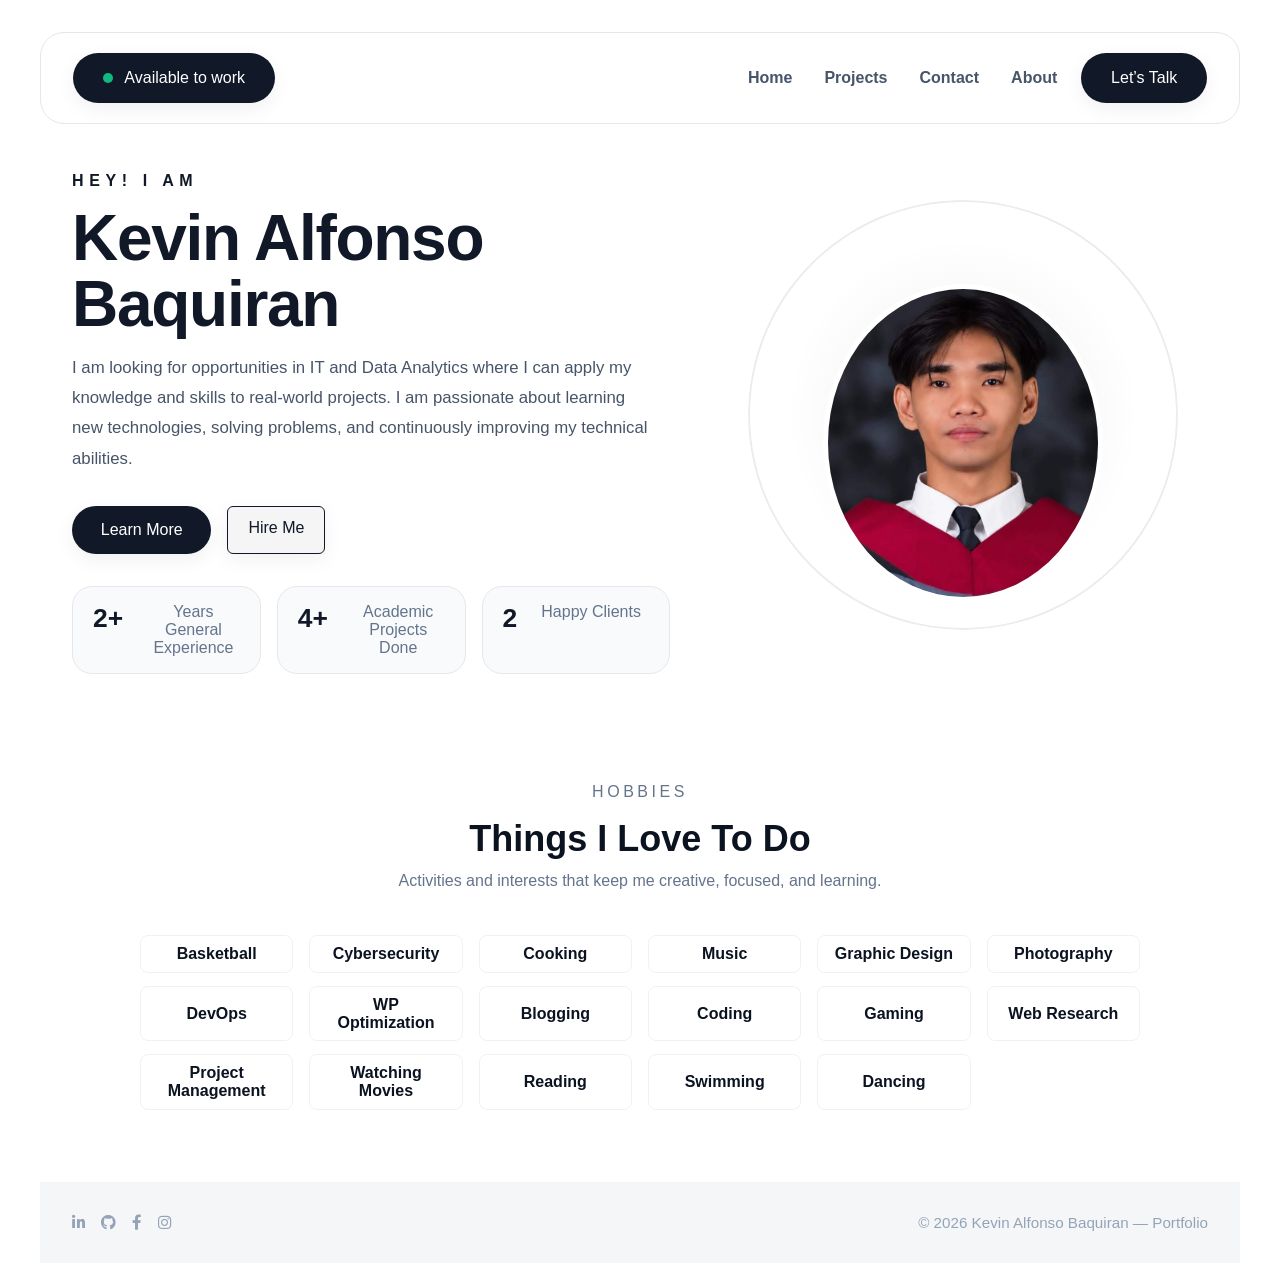
<file: index.html>
<!DOCTYPE html>
<html lang="en">
<head>
    <meta charset="UTF-8">
    <meta name="viewport" content="width=device-width, initial-scale=1.0">
    <link rel="stylesheet" href="https://cdnjs.cloudflare.com/ajax/libs/font-awesome/5.15.3/css/all.min.css">
    <title>Kevin Alfonso Baquiran</title>
    <link rel="stylesheet" href="style.css">
</head>
<body class="homepage">
    <header class="site-header">
        <div class="topbar">
                <button id="nav-toggle" class="nav-toggle" aria-label="Toggle navigation" aria-expanded="false">
                    <span class="bar"></span>
                    <span class="bar"></span>
                    <span class="bar"></span>
               </button>
               <a href ="#" class="nav-cta btn btn-secondary">
                <span class="status-dot"></span>
                <span>Available to work</span>
                </a>
            </nav>

            <nav class="nav-links">
                <a href="#home">Home</a>
                <a href="#Projects">Projects</a>
                <a href="#contact">Contact</a>
                <a href="Pages/my-information.html#about-section">About</a>
            </nav>
                <button id="nav-toggle" class="nav-toggle" aria-label="Toggle navigation" aria-expanded="false">
                    <span class="bar"></span>
                    <span class="bar"></span>
                    <span class="bar"></span>
                </button>
            <a href="#contact" class="nav-cta btn btn-secondary">Let’s Talk</a>
        </div>
    </header>

    <main>

        <section class="hero" id="home">
            <div class="hero-copy">
                <p class="hero-eyebrow">Hey! I am</p>
                <h1><span>Kevin Alfonso Baquiran</span></h1>
                <p class="hero-subtitle"> I am looking for opportunities in IT and Data Analytics where I can apply
                my knowledge and skills to real-world projects. I am passionate about
                learning new technologies, solving problems, and continuously improving
                my technical abilities.</p>
                <div class="hero-actions">
                    <a href="Pages/my-information.html#about-section" class="btn btn-primary">Learn More</a>
                    <a href="Resume_KevinB.pdf" download="Resume_KevinB.pdf " class="btn btn-secondary">Hire Me</a>
                </div>
                <div class="hero-stats">
                    <div class="stat-item">
                        <strong>2+</strong>
                        <span>Years General Experience</span>
                    </div>
                    <div class="stat-item">
                        <strong>4+</strong>
                        <span>Academic Projects Done</span>
                    </div>
                    <div class="stat-item">
                        <strong>2</strong>
                        <span>Happy Clients</span>
                    </div>
                </div>

                <div>
            
                </div>



            </div>
            <div class="hero-visual">
                <div class="visual-ring">
                    <div class="visual-ring-inner"></div>
                    <img src="MyPic.jpg" alt="Kevin Alfonso Baquiran" class="profile-photo">
                </div>
            </div>
        </section>
        


        <section class="section hobbies" id="hobbies">
            <div class="section-header">
                <p class="section-label">HOBBIES</p>
                <h2>Things I Love To Do</h2>
                <p>Activities and interests that keep me creative, focused, and learning.</p>
            </div>
            <div class="hobby-grid">
                <button class="hobby">Basketball</button>
                <button class="hobby">Cybersecurity</button>
                <button class="hobby">Cooking</button>
                <button class="hobby">Music</button>
                <button class="hobby">Graphic Design</button>
                <button class="hobby">Photography</button>
                <button class="hobby">DevOps</button>
                <button class="hobby">WP Optimization</button>
                <button class="hobby">Blogging</button>
                <button class="hobby">Coding</button>
                <button class="hobby">Gaming</button>
                <button class="hobby">Web Research</button>
                <button class="hobby">Project Management</button>
                <button class="hobby">Watching Movies</button>
                <button class="hobby">Reading</button>
                <button class="hobby">Swimming</button>
                <button class="hobby">Dancing</button>
            </div>
        </section>

       

    </main>

    <footer class="site-footer">
        <div class="footer-links">
            <a href="https://www.linkedin.com/in/kevin-baquiran-a899352a9/" target="_blank" rel="noopener noreferrer"><i class="fab fa-linkedin-in"></i></a>
            <a href="https://github.com/itsmekevinbaquiran" target="_blank" rel="noopener noreferrer"><i class="fab fa-github"></i></a>
            <a href="https://www.facebook.com/ItsMeKevinBaquiran/" target="_blank" rel="noopener noreferrer"><i class="fab fa-facebook-f"></i></a>
            <a href="https://www.instagram.com/_itsmekx/" target="_blank" rel="noopener noreferrer"><i class="fab fa-instagram"></i></a>
        </div>
        <p>© 2026 Kevin Alfonso Baquiran — Portfolio</p>
    </footer>

    <script src="script.js"></script>
</body>
</html>
</file>
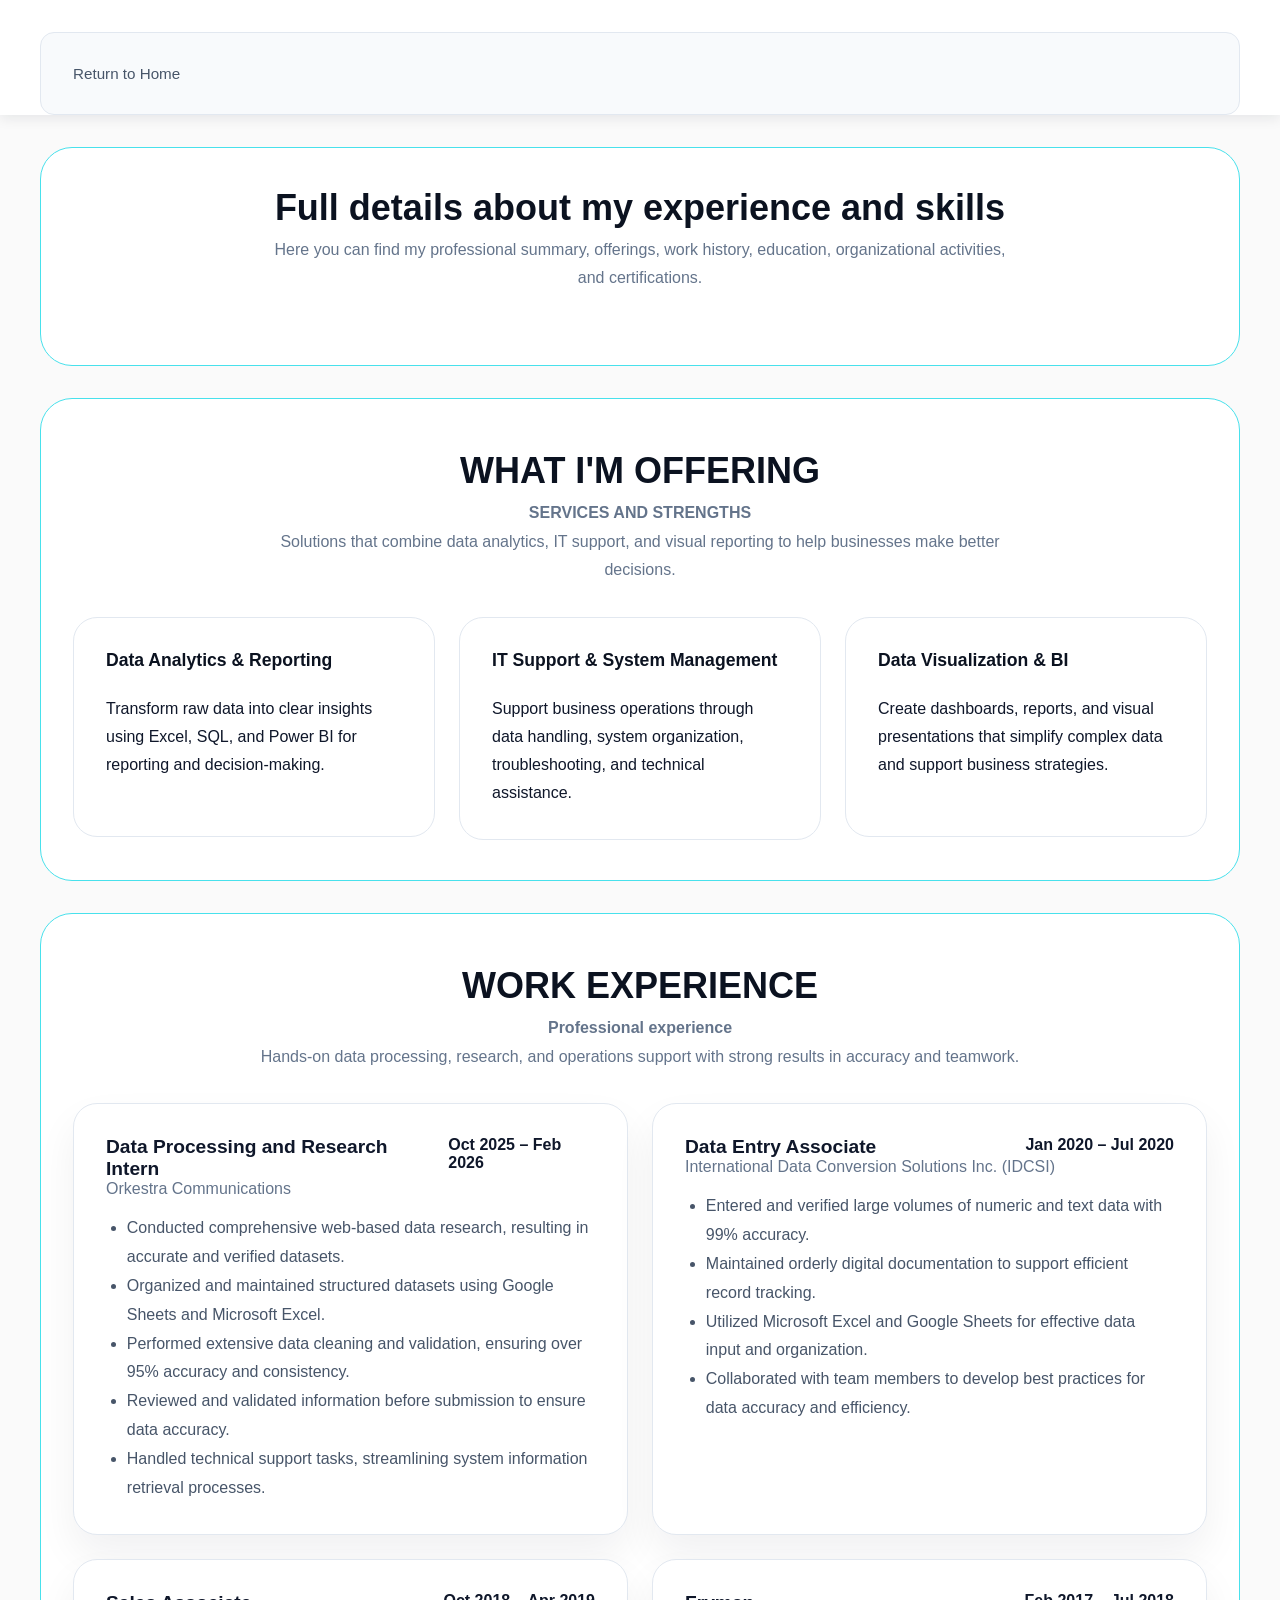
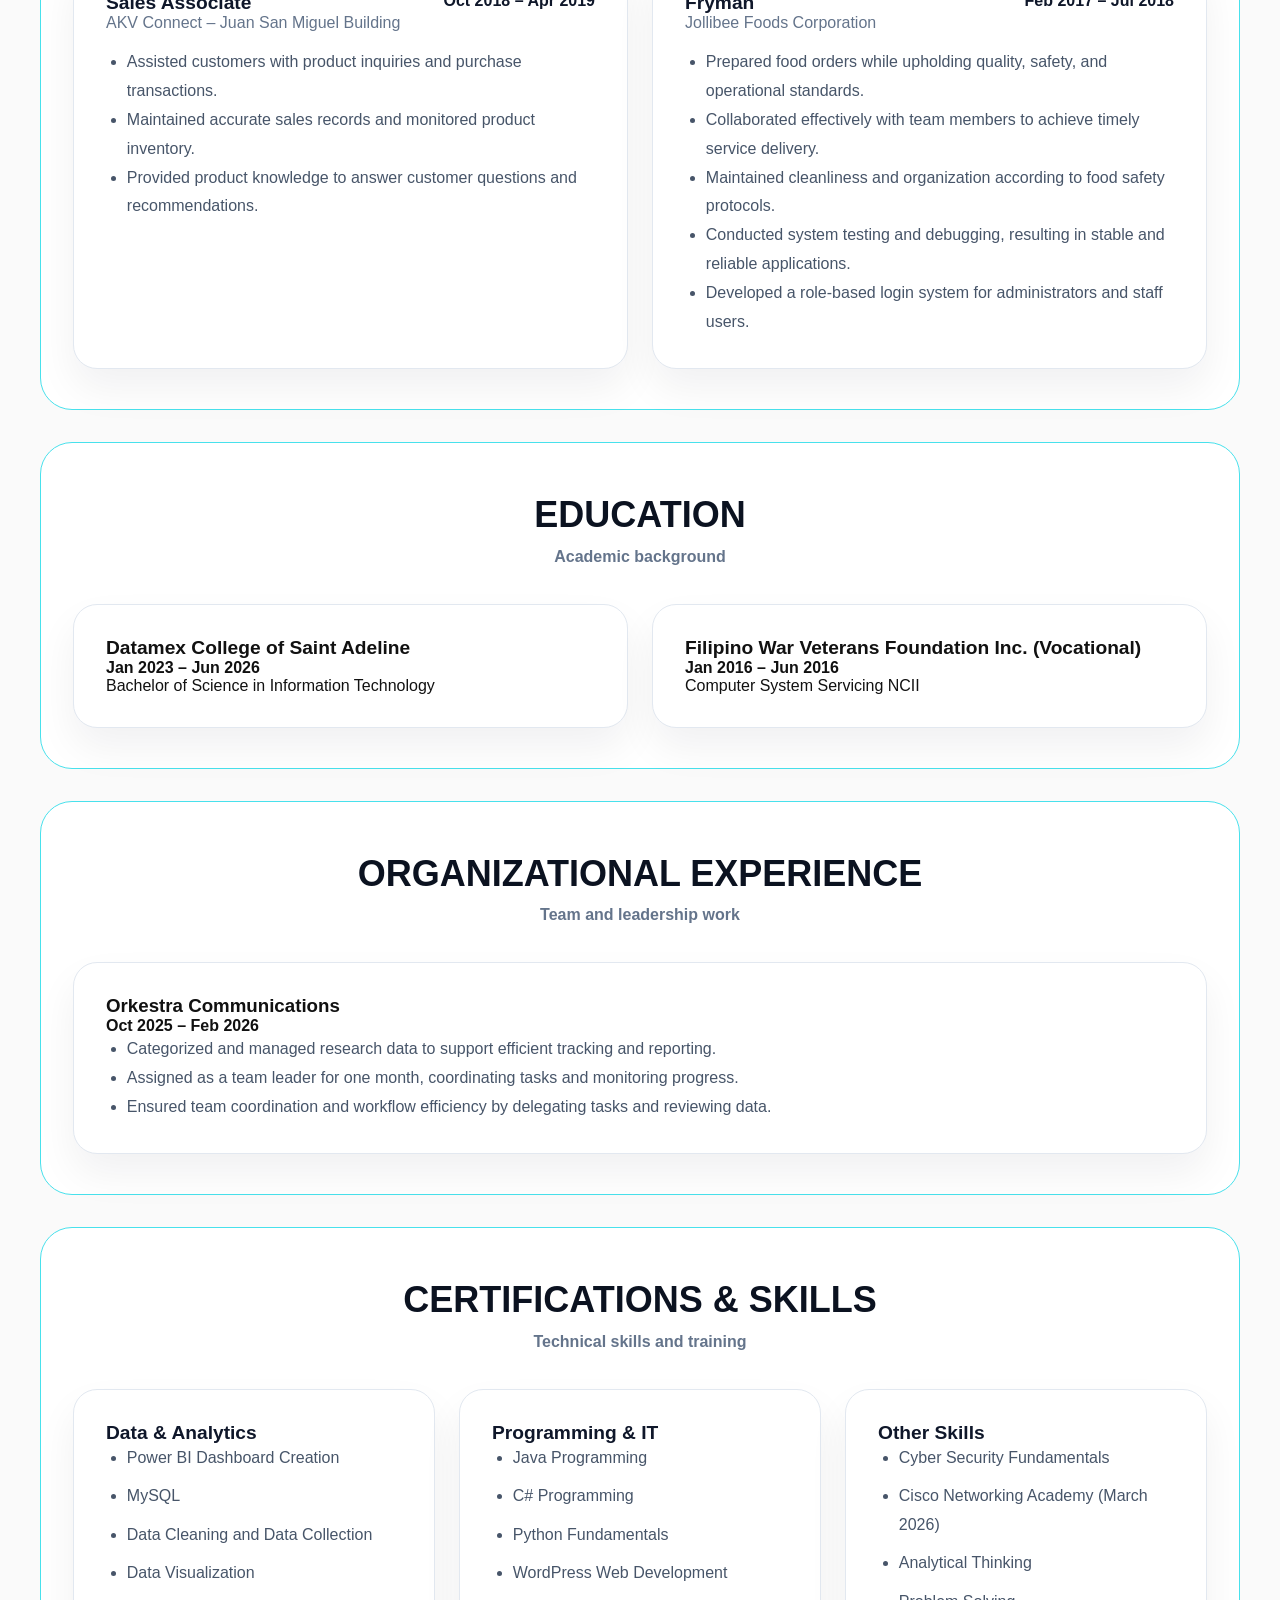
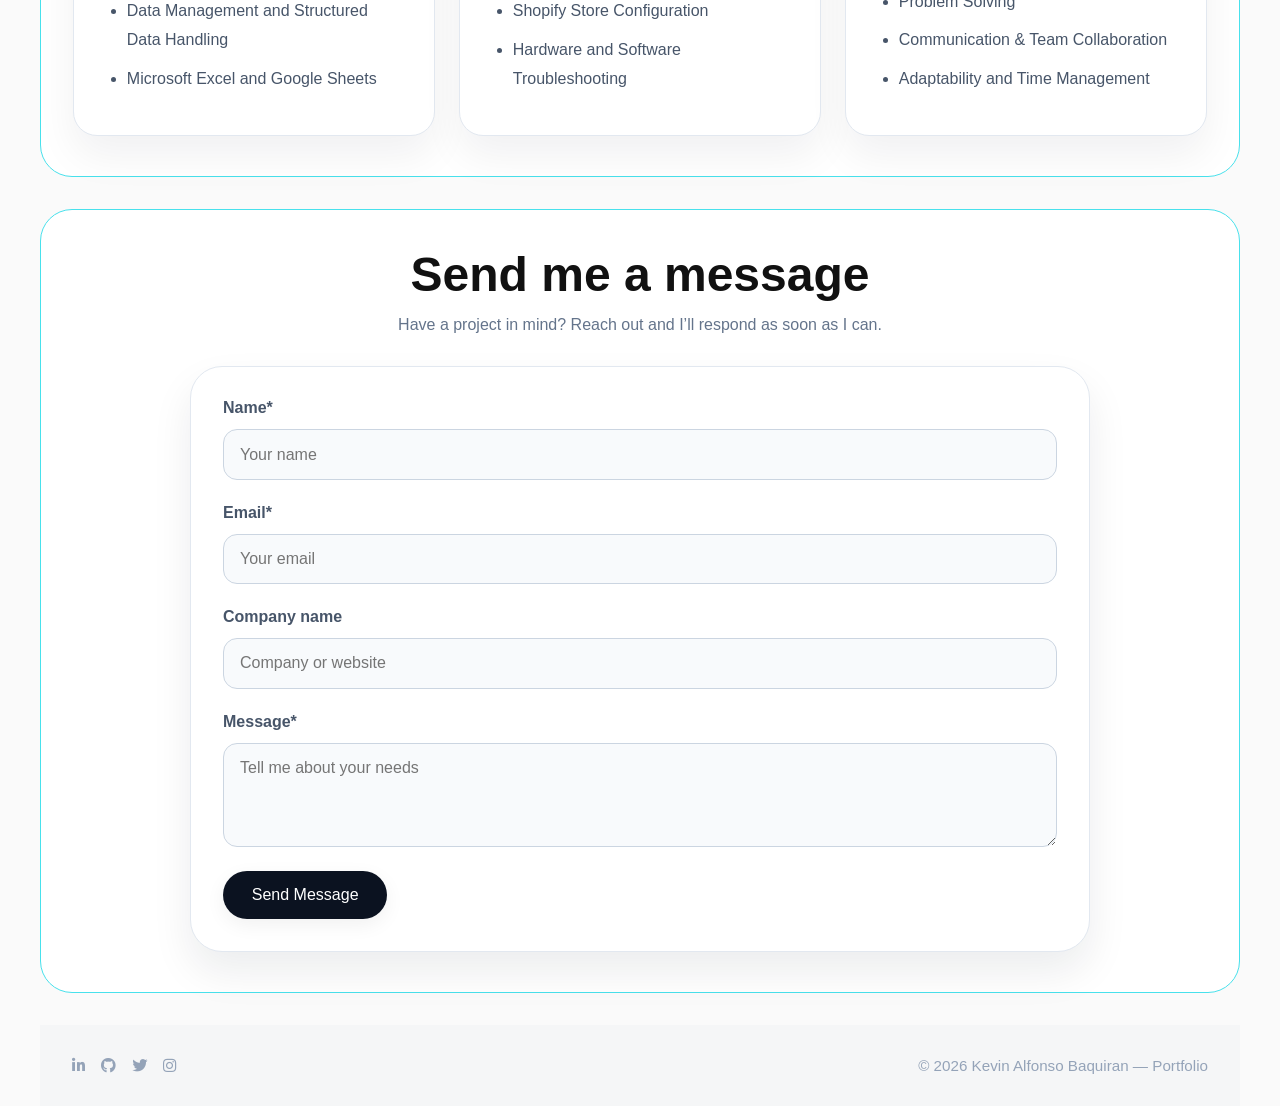
<file: Pages/my-information.html>
<!DOCTYPE html>
<html lang="en">
<head>
    <meta charset="UTF-8">
    <meta name="viewport" content="width=device-width, initial-scale=1.0">
    <link rel="stylesheet" href="https://cdnjs.cloudflare.com/ajax/libs/font-awesome/5.15.3/css/all.min.css">
    <title>My Information — Kevin Alfonso Baquiran</title>
    <link rel="stylesheet" href="../style.css">
</head>
<body class="about-page">
    <header class="site-header">
        <div class="topbar">
          
            <div class="topbar-right">
                <a href="../index.html">Return to Home</a>
                
            </div>
        </div>
    </header>

    <main>
        <section class="section summary" id="about">
            <div class="section-header">
                <h2>Full details about my experience and skills</h2>
                <p><span>Here you can find my professional summary, offerings, work history, education, organizational activities, and certifications.</span></p>
            </div>
            
        </section>

        <section class="section offerings" id="services">
            <div class="section-header">
                <p class="section-label"><h2>WHAT I'M OFFERING</h2></p>
                <p><strong>SERVICES AND STRENGTHS</strong></p>
                <p>Solutions that combine data analytics, IT support, and visual reporting to help businesses make better decisions.</p>
            </div>
            <div class="offer-grid">
                <article class="offer-card">
                    <span class="offer-title">Data Analytics & Reporting</span>
                    <p>Transform raw data into clear insights using Excel, SQL, and Power BI for reporting and decision-making.</p>
                </article>
                <article class="offer-card">
                    <span class="offer-title">IT Support & System Management</span>
                    <p>Support business operations through data handling, system organization, troubleshooting, and technical assistance.</p>
                </article>
                <article class="offer-card">
                    <span class="offer-title">Data Visualization & BI</span>
                    <p>Create dashboards, reports, and visual presentations that simplify complex data and support business strategies.</p>
                </article>
            </div>
        </section>

        <section class="section experience" id="experience">
            <div class="section-header small">
                <p  class="section-label"><h2>WORK EXPERIENCE</h2></p>
                <p><strong>Professional experience</strong></p>
                <p>Hands-on data processing, research, and operations support with strong results in accuracy and teamwork.</p>
            </div>
            <div class="experience-grid">
                <article class="experience-card">
                    <div class="experience-card-header">
                        <h3>Data Processing and Research Intern</h3>
                        <span><strong>Oct 2025 – Feb 2026</strong></span>
                    </div>
                    <p class="experience-card-company">Orkestra Communications</p>
                    <ul class="experience-list">
                        <li>Conducted comprehensive web-based data research, resulting in accurate and verified datasets.</li>
                        <li>Organized and maintained structured datasets using Google Sheets and Microsoft Excel.</li>
                        <li>Performed extensive data cleaning and validation, ensuring over 95% accuracy and consistency.</li>
                        <li>Reviewed and validated information before submission to ensure data accuracy.</li>
                        <li>Handled technical support tasks, streamlining system information retrieval processes.</li>
                    </ul>
                </article>
                <article class="experience-card">
                    <div class="experience-card-header">
                        <h3>Data Entry Associate</h3>
                        <span><strong>Jan 2020 – Jul 2020</strong></span>
                    </div>
                    <p class="experience-card-company">International Data Conversion Solutions Inc. (IDCSI)</p>
                    <ul class="experience-list">
                        <li>Entered and verified large volumes of numeric and text data with 99% accuracy.</li>
                        <li>Maintained orderly digital documentation to support efficient record tracking.</li>
                        <li>Utilized Microsoft Excel and Google Sheets for effective data input and organization.</li>
                        <li>Collaborated with team members to develop best practices for data accuracy and efficiency.</li>
                    </ul>
                </article>
                <article class="experience-card">
                    <div class="experience-card-header">
                        <h3>Sales Associate</h3>
                        <span><strong>Oct 2018 – Apr 2019</strong></span>
                    </div>
                    <p class="experience-card-company">AKV Connect – Juan San Miguel Building</p>
                    <ul class="experience-list">
                        <li>Assisted customers with product inquiries and purchase transactions.</li>
                        <li>Maintained accurate sales records and monitored product inventory.</li>
                        <li>Provided product knowledge to answer customer questions and recommendations.</li>
                    </ul>
                </article>
                <article class="experience-card">
                    <div class="experience-card-header">
                        <h3>Fryman</h3>
                        <span><strong>Feb 2017 – Jul 2018</strong></span>
                    </div>
                    <p class="experience-card-company">Jollibee Foods Corporation</p>
                    <ul class="experience-list">
                        <li>Prepared food orders while upholding quality, safety, and operational standards.</li>
                        <li>Collaborated effectively with team members to achieve timely service delivery.</li>
                        <li>Maintained cleanliness and organization according to food safety protocols.</li>
                        <li>Conducted system testing and debugging, resulting in stable and reliable applications.</li>
                        <li>Developed a role-based login system for administrators and staff users.</li>
                    </ul>
                </article>
            </div>
        </section>

        <section class="section education" id="education">
            <div class="section-header small">
                <p class="section-label"><h2>EDUCATION</h2></p>
                <p><strong>Academic background</strong></p>
            </div>
            <div class="education-grid">
                <article class="education-card">
                    <h3>Datamex College of Saint Adeline</h3>
                    <span><strong>Jan 2023 – Jun 2026</strong></span>
                    <p>Bachelor of Science in Information Technology</p>
                </article>
                <article class="education-card">
                    <h3>Filipino War Veterans Foundation Inc. (Vocational)</h3>
                    <span><strong>Jan 2016 – Jun 2016</strong></span>
                    <p>Computer System Servicing NCII</p>
                </article>
            </div>
        </section>

        <section class="section organization" id="organization">
            <div class="section-header small">
                <p class="section-label"><h2>ORGANIZATIONAL EXPERIENCE</h2></p>
                <p><strong>Team and leadership work</strong></p>
            </div>

            <div class="organization-card">
                <h3>Orkestra Communications</h3>
                <span><strong>Oct 2025 – Feb 2026</strong></span>
                <ul class="experience-list">
                    <li>Categorized and managed research data to support efficient tracking and reporting.</li>
                    <li>Assigned as a team leader for one month, coordinating tasks and monitoring progress.</li>
                    <li>Ensured team coordination and workflow efficiency by delegating tasks and reviewing data.</li>
                </ul>
            </div>
        </section>

        <section class="section certifications" id="certifications">
            <div class="section-header small">
                <p class="section-label"><h2>CERTIFICATIONS & SKILLS</h2></p>
                <p><strong>Technical skills and training</strong></p>
            </div>
            <div class="cert-grid">
                <article class="cert-card">
                    <h3>Data & Analytics</h3>
                    <ul class="cert-list">
                        <li>Power BI Dashboard Creation</li>
                        <li>MySQL</li>
                        <li>Data Cleaning and Data Collection</li>
                        <li>Data Visualization</li>
                        <li>Data Management and Structured Data Handling</li>
                        <li>Microsoft Excel and Google Sheets</li>
                    </ul>
                </article>
                <article class="cert-card">
                    <h3>Programming & IT</h3>
                    <ul class="cert-list">
                        <li>Java Programming</li>
                        <li>C# Programming</li>
                        <li>Python Fundamentals</li>
                        <li>WordPress Web Development</li>
                        <li>Shopify Store Configuration</li>
                        <li>Hardware and Software Troubleshooting</li>
                    </ul>
                </article>
                <article class="cert-card">
                    <h3>Other Skills</h3>
                    <ul class="cert-list">
                        <li>Cyber Security Fundamentals</li>
                        <li>Cisco Networking Academy (March 2026)</li>
                        <li>Analytical Thinking</li>
                        <li>Problem Solving</li>
                        <li>Communication & Team Collaboration</li>
                        <li>Adaptability and Time Management</li>
                    </ul>
                </article>
            </div>
        </section>

        <section class="section contact" id="contact">
            <div class="contact-header">
                <h2>Send me a message</h2>
                <p>Have a project in mind? Reach out and I’ll respond as soon as I can.</p>
            </div>
            <form id="contact-form" class="contact-form">
                <div class="form-row">
                    <label for="name">Name*</label>
                    <input type="text" id="name" name="name" placeholder="Your name" required>
                </div>
                <div class="form-row">
                    <label for="email">Email*</label>
                    <input type="email" id="email" name="email" placeholder="Your email" required>
                </div>
                <div class="form-row">
                    <label for="company">Company name</label>
                    <input type="text" id="company" name="company" placeholder="Company or website">
                </div>
                <div class="form-row">
                    <label for="message">Message*</label>
                    <textarea id="message" name="message" rows="4" placeholder="Tell me about your needs" required></textarea>
                </div>
                <div class="form-row form-submit">
                    <button type="submit" class="btn btn-primary">Send Message</button>
                    <p id="form-message" class="form-message"></p>
                </div>
            </form>
        </section>
    </main>
        <footer class="site-footer">
            <div class="footer-links">
                <a href="https://www.linkedin.com/in/yourprofile" target="_blank" rel="noopener noreferrer"><i class="fab fa-linkedin-in"></i></a>
                <a href="https://github.com/yourusername" target="_blank" rel="noopener noreferrer"><i class="fab fa-github"></i></a>
                <a href="https://twitter.com/yourusername" target="_blank" rel="noopener noreferrer"><i class="fab fa-twitter"></i></a>
                <a href="https://instagram.com/yourusername" target="_blank" rel="noopener noreferrer"><i class="fab fa-instagram"></i></a>
            </div>
            <p>© 2026 Kevin Alfonso Baquiran — Portfolio</p>
            </footer>

    <script src="../script.js"></script>
</body>
</html>
</file>
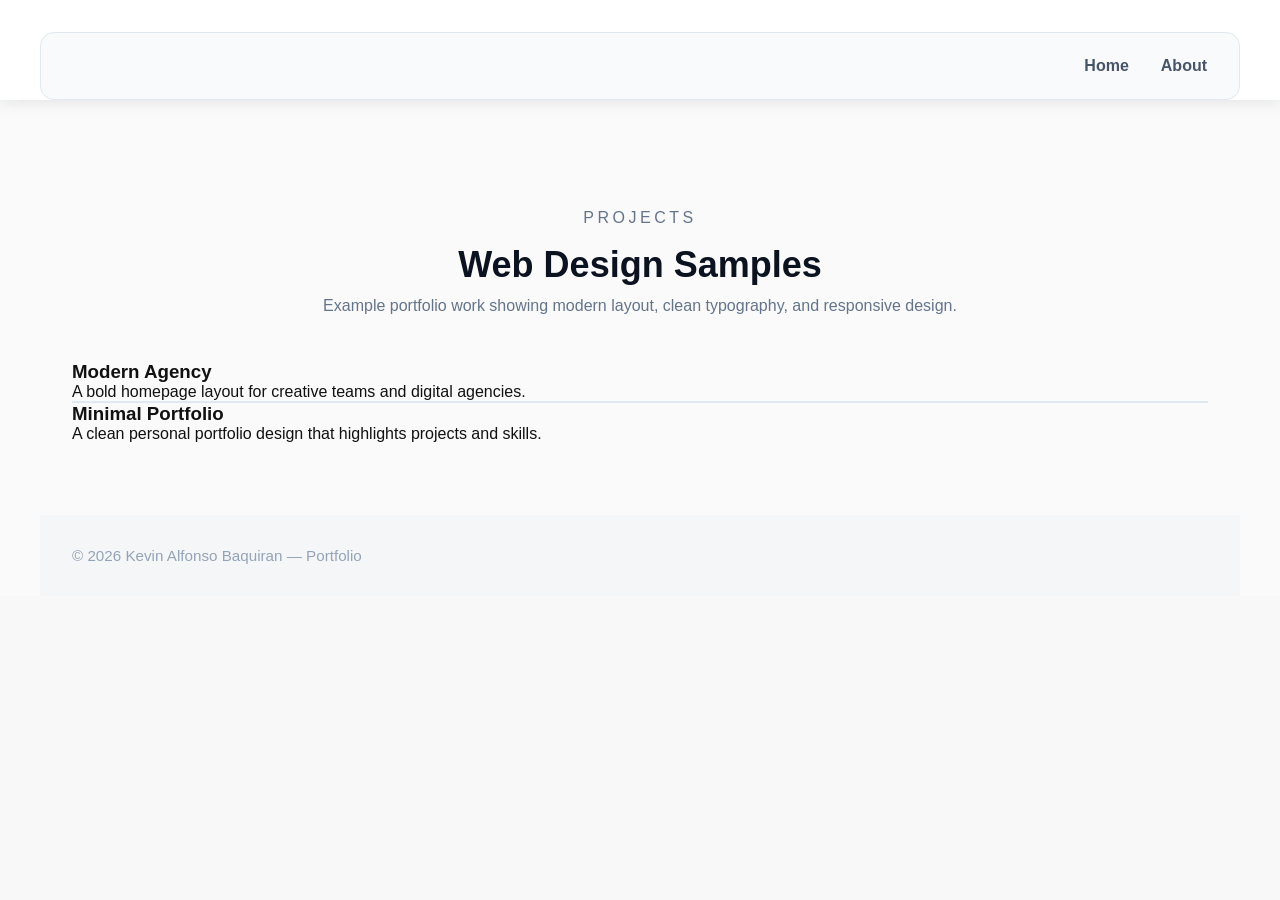
<file: Pages/projects.html>
<!DOCTYPE html>
<html lang="en">
<head>
    <meta charset="UTF-8">
    <meta name="viewport" content="width=device-width, initial-scale=1.0">
    <title>Projects — Kevin Alfonso Baquiran</title>
    <link rel="stylesheet" href="../style.css">
</head>
<body class="projects-page">
    <header class="site-header">
        <div class="topbar">
            <nav class="nav-links">
                <a href="../index.html">Home</a>
                <a href="my-information.html">About</a>
            </nav>
        </div>
    </header>

    <main class="section projects-overview">
        <div class="section-header">
            <p class="section-label">PROJECTS</p>
            <h2>Web Design Samples</h2>
            <p>Example portfolio work showing modern layout, clean typography, and responsive design.</p>
        </div>

        <div class="projects-grid">
            <article class="project-card">
                <a href="#">
                    <div class="project-thumb" style="background: linear-gradient(135deg, #0ea5e9, #7c3aed);"></div>
                    <h3 class="project-title">Modern Agency</h3>
                    <p class="project-excerpt">A bold homepage layout for creative teams and digital agencies.</p>
                </a>
            </article>
            <article class="project-card">
                <a href="#">
                    <div class="project-thumb" style="background: linear-gradient(135deg, #ffffff, #eef2ff); border: 1px solid #e2e8f0;"></div>
                    <h3 class="project-title">Minimal Portfolio</h3>
                    <p class="project-excerpt">A clean personal portfolio design that highlights projects and skills.</p>
                </a>
            </article>
        </div>
    </main>

    <footer class="site-footer">
        <p>© 2026 Kevin Alfonso Baquiran — Portfolio</p>
    </footer>
</body>
</html>
</file>
<file: style.css>
* {
    margin: 0;
    padding: 0;
    box-sizing: border-box;
}

/* Extra mobile polish: ensure images, buttons and hero stack cleanly on small phones */
@media (max-width: 480px) {
    img, .project-thumb, .profile-photo {
        max-width: 100%;
        height: auto;
    }

    .hero-actions {
        flex-direction: column;
        gap: 0.6rem;
        align-items: stretch;
    }

    .hero-actions .btn,
    .nav-cta,
    .btn {
        width: 100%;
        justify-content: center;
        padding-left: 0.9rem;
        padding-right: 0.9rem;
    }

    .topbar {
        padding: 0.5rem 0.75rem;
    }

    .nav-links {
        font-size: 1rem;
        padding: 0.5rem 0;
    }

    .nav-toggle {
        display: inline-flex;
    }
}

@media (max-width: 480px) {
    .topbar {
        flex-wrap: wrap;
        align-items: center;
        padding: 0.75rem 1rem;
    }
    .nav-toggle { order: 1; }
    .logo { position: static; transform: none; margin: 0 auto; order: 2; }
    .nav-cta {
        order: 4;
        width: 100%;
        display: flex;
        justify-content: center;
        margin-top: 0.5rem;
        padding: 0.6rem 1rem;
    }
    .nav-links.open {
        width: 100%;
        position: static;
        background: transparent;
        flex-direction: column;
        align-items: center;
        gap: 0.25rem;
        padding: 0.5rem 0;
        display: flex;
    }
    .nav-links a {
        display: block;
        width: 100%;
        padding: 0.5rem 0;
        text-align: center;
        color: inherit;
    }
}

:root {
    color-scheme: light;
    font-family: 'Inter', Arial, sans-serif;
    color: #111;
    background: #f8f8f8;
    --primary: #0b1220;
    --muted: #64748b;
    --accent: #0ea5e9;
    --card-bg: #ffffff;
}

body {
    background: #fafafa;
}

a {
    color: inherit;
    text-decoration: none;
}

button,
input,
textarea {
    font: inherit;
}
html {
    scroll-behavior: smooth;
}

/* == Header / Topbar =======================================================
   Styles for the site header and topbar (logo, navigation).
   Edit these to change the header appearance: `.site-header`, `.topbar`,
   `.topbar-left`, `.topbar-right`.
   ========================================================================== */
.site-header {
    background: #ffffff;
    padding: 2rem 2rem 0;
    box-shadow: 0 4px 12px rgba(15, 23, 42, 0.08);
}

.topbar {
    display: flex;
    justify-content: space-between;
    align-items: center;
    padding: 1.5rem 2rem;
    max-width: 1200px;
    margin: 0 auto 2rem;
    background: #f8fafc;
    border-radius: 14px;
    border: 1px solid #e2e8f0;
}

.topbar-left {
    display: flex;
    align-items: center;
    gap: 1rem;
}

.logo {
    font-weight: 700;
    letter-spacing: 0.08em;
    text-transform: uppercase;
    color: #111827;
    position: absolute;
    left: 1rem;
    transform: none;
    text-align: left;
}


            
/* Mobile nav toggle (hidden on desktop) */
.nav-toggle {
    display: none;
    background: transparent;
    border: none;
    padding: 0.4rem;
    margin-left: 0.5rem;
    cursor: pointer;
    align-items: center;
    justify-content: center;
    flex-direction: column;
    gap: 4px;
}
.nav-toggle .bar { display: block; width: 22px; height: 2px; background: var(--primary); margin: 3px 0; border-radius: 2px; transition: transform 0.2s ease, opacity 0.18s ease; }


.tagline {
    color: #64748b;
    font-size: 0.95rem;
}

.topbar-right {
    display: flex;
    gap: 1.8rem;
    font-size: 0.95rem;
    color: #475569;
}

.topbar-right a {
    color: #475569;
    transition: all 0.3s ease;
    position: relative;
    padding: 0.5rem 0;
}

.topbar-right a:hover {
    color: #111827;
    font-weight: 600;
}

.topbar-right a:hover::after {
    content: '';
    position: absolute;
    bottom: 0;
    left: 0;
    width: 100%;
    height: 2px;
    background: #111827;
}

/* == Hero Section ========================================================
    Main landing hero: heading, subtitle, actions and visual.
    Edit: `.hero`, `.hero-copy`, `.hero-visual`, `.hero-actions`.
    ========================================================================== */
.hero {
    display: grid;
    grid-template-columns: 1fr 1fr;
    gap: 3rem;
    align-items: center;
    max-width: 1200px;
    margin: 0 auto;
    padding: 0 2rem 2rem;

}   

.stat-item{
    display: flex;
    gap: 1.5rem;
}

.stat-item {
    transition: all 0.3s ease;
}

.stat-item:hover {
    transform: translateY(-4px);
    box-shadow: 0 6px 20px rgba(2, 6, 23, 0.);
}


.hero-copy {
    max-width: 620px;
    padding-top: 1rem;
   
}

.hero-eyebrow {
    text-transform: uppercase;
    letter-spacing: 0.24em;
    color: #0f172a;
    font-weight: 700;
    margin-bottom: 1rem;
}

.hero h1 {
    font-size: clamp(2.4rem, 6vw, 4.2rem);
    line-height: 1.02;
    margin-bottom: 0.6rem;
    color: var(--primary);
    letter-spacing: -0.02em;
}

.hero h1 span {
    font-weight: 800;
}

.hero-subtitle {
    max-width: 620px;
    font-size: 1.02rem;
    color: var(--muted);
    margin-bottom: 1.6rem;
}

.hero-actions {
    display: flex;
    flex-wrap: wrap;
    gap: 1rem;
    margin-bottom: 2rem;
}

.btn {
    display: inline-flex;
    align-items: center;
    justify-content: center;
    padding: 0.95rem 1.8rem;
    border-radius: 999px;
    border: none;
    cursor: pointer;
    transition: transform 0.18s ease, background-color 0.18s ease, box-shadow 0.18s ease;
    box-shadow: 0 6px 20px rgba(2,6,23,0.06);
}

.btn-primary {
    background: var(--primary);
    color: #ffffff;
}

.btn-secondary {
    display: inline-block;
    padding: 12px 20px;
    background-color: transparent;
    color: var(--primary);
    text-decoration: none;
    border-radius: 6px;
    font-family: Arial;
    border: 1px solid rgba(17,24,39,0.06);


}
.status-dot {
    display: inline-block;
    width: 10px;
    height: 10px;
    background-color: #10b981; /* Green color */
    border-radius: 50%;
    margin-right: 8px;
    animation:alternate-pulse 1.5s infinite;
}

.btn:hover {
    transform: translateY(-2px);
}

.hero-highlights {
    list-style: none;
    display: grid;
    gap: 0.9rem;
    max-width: 460px;
    color: #475569;
}

.hero-highlights li {
    position: relative;
    padding-left: 1.6rem;
}

.hero-highlights li::before {
    content: '✓';
    position: absolute;
    left: 0;
    top: 0.05rem;
    color: #111827;
    font-weight: 700;
}

.hero-visual {
    display: flex;
    justify-content: center;
}

.visual-frame {
    width: min(420px, 100%);
    aspect-ratio: 1 / 1.06;
    background: linear-gradient(180deg, #ffffff 0%, #f0f4ff 100%);
    border: 1px solid #e2e8f0;
    border-radius: 32px;
    display: grid;
    place-items: center;
    box-shadow: 0 40px 120px rgba(15, 23, 42, 0.08);
}

.profile-photo {
    width: 100%;
    height: auto;
    border-radius: 28px;
    object-fit: cover;
}

/* == Sections / Content Containers ======================================
    Shared section layout used across content: headings, paddings and widths.
    Edit: `.section`, `.section-header`, `.section-label`.
    ========================================================================== */
.section {
    padding: 4.5rem 2rem;
    max-width: 1200px;
    margin: 0 auto;
}

body.about-page .section {
    position: relative;
    padding: 2.5rem 2rem;   
    max-width: 1200px;
    margin: 2rem auto;
    background: #ffffff;
    border-radius: 32px;
    border: 1px solid rgb(72, 225, 236);
    transition: border-color 0.3s ease, box-shadow 0.3s ease;
}

body.about-page .section:hover {
    border-color: rgb(72, 225, 236);
    box-shadow: 0 0 0 4px rgba(236,72,153,0.12);
    animation: pinkBorderPulse 2.4s ease-in-out infinite;
}

@keyframes pinkBorderPulse {
    0%, 100% { border-color: rgb(72, 225, 236); }
    50% { border-color: rgb(72, 225, 236) }
}

.section-header {
    transition: all 0.3s ease;
    text-align: center;
    max-width: 760px;
    margin: 0 auto 2.5rem;
    -webkit-font-smoothing: antialiased;
    -moz-osx-font-smoothing: grayscale;
}

body.about-page .section-header {
    margin-bottom: 2rem;
    transition: all 0.3s ease;
    cursor: pointer;
}

.section-header.small {
    margin-bottom: 2rem;
}

.section-label {
    font-size: 0.85rem;
    letter-spacing: 0.22em;
    margin-bottom: 0.75rem;
    font-weight: 700;
    color: #94a3b8;
    -webkit-font-smoothing: antialiased;
}

.section-header h2 {
    font-size: clamp(1.6rem, 3.5vw, 2.25rem);
    color: var(--primary);
    font-weight: 700;
    -webkit-font-smoothing: antialiased;
    margin-bottom: 0.5rem;
    line-height: 1.1;
}

.section-header p {
    color: #000000;
    font-size: 1rem;
    line-height: 1.7;
    font-weight: 500;
    color: var(--primary);
    -webkit-font-smoothing: antialiased;
}

body.about-page .summary-card,
body.about-page .offer-card,
body.about-page .experience-card,
body.about-page .cert-card {
    color: #0f172a;
}

.section-header p {
    color: #64748b;
    font-size: 1rem;
    line-height: 1.8;
}

/* == Offer Grid & Cards ==================================================
    The three-column offer area: change `.offer-grid` for layout and
    `.offer-card` for individual card appearance (padding, border-radius).
    ========================================================================== */
.offer-grid,
.timeline,
.cases,
.stat-grid {
    display: grid;
    gap: 1.5rem;
}

.offer-grid {
    grid-template-columns: repeat(3, minmax(0, 1fr));
    align-items: start;
}

.offer-card {
    padding: 2rem;
    border-radius: 24px;
    border: 1px solid #e2e8f0;
    background: #ffffff;
    min-height: 220px;
    display: flex;
    flex-direction: column;
    align-items: flex-start;
    gap: 1rem;
}

.offer-card .offer-title {
    display: block;
    font-weight: 700;
    margin-bottom: 0.5rem;
    color: var(--primary);
}

.offer-card p {
    margin: 0;
    color: #334155;
    align-items: flex-start;
    gap: 1rem;
}

.offer-card.active {
    background: #111827;
    color: #ffffff;
    border-color: #111827;
}

/* nav links open state for mobile */
.nav-links {
    display: flex;
    gap: 1rem;
}
.nav-links.open {
    display: flex;
    flex-direction: column;
    gap: 1rem;
}

.offer-title {
    font-weight: 700;
    font-size: 1.1rem;
    display: inline-block;
    margin-bottom: 1rem;
}

.offer-card p {
    color: inherit;
    line-height: 1.75;
    align-items: flex-start;
    gap: 1rem;
}

.timeline {
    grid-template-columns: 1fr;
}

.timeline-item {
    display: grid;
    grid-template-columns: 4rem auto;
    gap: 1rem;
    padding: 1.6rem 1.8rem;
    border-radius: 20px;
    background: #ffffff;
    border: 1px solid #e2e8f0;
    align-items: center;
}

.timeline-number {
    width: 3rem;
    height: 3rem;
    display: grid;
    place-items: center;
    border-radius: 50%;
    background: #111827;
    color: #ffffff;
    font-weight: 700;
}

.timeline-item h3 {
    margin-bottom: 0.35rem;
    font-size: 1.05rem;
}

.timeline-item p {
    color: #64748b;
}

.cases {
    grid-template-columns: repeat(2, minmax(0, 1fr));
}

.case-card {
    border-radius: 28px;
    background: #ffffff;
    padding: 2rem;
    position: relative;
    min-height: 240px;
    display: flex;
    flex-direction: column;
    justify-content: space-between;
    border: 1px solid #e2e8f0;
}

.case-card.featured {
    grid-column: span 2;
    min-height: 360px;
}

.case-tag {
    display: inline-flex;
    padding: 0.5rem 0.9rem;
    border-radius: 999px;
    background: #111827;
    color: #ffffff;
    font-size: 0.8rem;
    margin-bottom: 1.5rem;
}

.case-card h3 {
    font-size: 1.6rem;
    line-height: 1.1;
    margin-bottom: 1rem;
}

.case-card p {
    font-weight: 700;
    color: #111827;
}

.testimonial {
    padding-top: 3rem;
}

.testimonial-card {
    background: #ffffff;
    border-radius: 32px;
    padding: 3rem;
    box-shadow: 0 40px 120px rgba(15, 23, 42, 0.08);
    max-width: 980px;
    margin: 0 auto;
}

.quote {
    font-size: 1.75rem;
    line-height: 1.3;
    margin-bottom: 2rem;
    color: #111827;
}

.testimonial-meta {
    display: flex;
    align-items: center;
    gap: 1rem;
    justify-content: space-between;
}

.testimonial-meta strong {
    display: block;
    font-size: 1rem;
}

.testimonial-meta span {
    color: #64748b;
    font-size: 0.95rem;
}

.testimonial-avatar {
    width: 96px;
    height: 96px;
    border-radius: 24px;
    background: #111827;
}

.stats {
    padding-top: 3rem;
}

.stat-grid {
    grid-template-columns: repeat(4, minmax(0, 1fr));
}

.stat-card {
    background: #ffffff;
    border-radius: 24px;
    padding: 2rem;
    text-align: center;
    border: 1px solid #e2e8f0;
}

.stat-card strong {
    display: block;
    font-size: 2rem;
    margin-bottom: 0.75rem;
}

.stat-card span {
    color: #64748b;
    font-size: 0.95rem;
}

.contact {
    padding-bottom: 4rem;
}

.contact-header {
    text-align: center;
    max-width: 740px;
    margin: 0 auto 2rem;
}

.contact-header h2 {
    font-size: clamp(2.2rem, 4vw, 3rem);
    line-height: 1.05;
    margin-bottom: 1rem;
}

.contact-header p {
    color: #64748b;
    font-size: 1rem;
}

.contact-form {
    display: grid;
    gap: 1.5rem;
    max-width: 900px;
    margin: 0 auto;
    padding: 2rem;
    background: #ffffff;
    border-radius: 32px;
    border: 1px solid #e2e8f0;
}

.form-row {
    display: grid;
    gap: 0.75rem;
}

.form-row.full-width {
    grid-column: span 2;
}

.form-row label {
    color: #475569;
    font-weight: 600;
}
    
.tag-list {
    display: grid;
    grid-template-columns: repeat(auto-fit, minmax(140px, 1fr));
    gap: 0.75rem;
}

.tag-list span {
    padding: 0.75rem 1rem;
    border-radius: 999px;
    border: 1px solid #cbd5e1;
    background: #ffffff;
    color: #334155;
    font-size: 0.95rem;
}

.form-submit {
    display: flex;
    align-items: center;
    gap: 1rem;
    flex-wrap: wrap;
}

/* form-message default styling is defined later with page-specific colors */

.hero-contact {
    color: #475569;
    margin-bottom: 1.5rem;
    font-size: 0.95rem;
}

.hero-contact a {
    color: #111827;
    text-decoration: underline;
}

/* == Cards: Summary / Experience / Education ============================
   Shared card styling used across summary, experience, education and certs.
   Edit: `.summary-card`, `.experience-card`, `.education-card`, `.cert-card`.
    ========================================================================== */
.summary-card,
.experience-card,
.education-card,
.organization-card,
.cert-card {
    background: #ffffff;
    border: 1px solid #e2e8f0;
    border-radius: 24px;
    padding: 2rem;
    box-shadow: 0 20px 40px rgba(15, 23, 42, 0.06);
}

.summary-card {
    max-width: 920px;
    margin: 0 auto;
    line-height: 1.9;
    color: #475569;
}

.experience-grid,
.education-grid,
.cert-grid {
    display: grid;
    gap: 1.5rem;
}

.experience-grid {
    grid-template-columns: repeat(2, minmax(0, 1fr));
}

.experience-card-header,
.education-card h3,
.cert-card h3 {
    display: flex;
    justify-content: space-between;
    gap: 1rem;
    align-items: flex-start;
}

.experience-card h3,
.education-card h3,
.cert-card h3 {
    font-size: 1.2rem;
}

.experience-card-company {
    color: #64748b;
    margin-bottom: 1rem;
}

.experience-list,
.cert-list {
    list-style: disc;
    padding-left: 1.3rem;
    color: #475569;
    line-height: 1.8;
    font-family: -apple-system, BlinkMacSystemFont, 'Segoe UI', 'Helvetica Neue', sans-serif;
}

.education-grid {
    grid-template-columns: repeat(auto-fit, minmax(260px, 1fr));
}

.organization-card {
    margin-top: 1rem;
}

.cert-grid {
    grid-template-columns: repeat(auto-fit, minmax(260px, 1fr));
}

.cert-list li {
    margin-bottom: 0.6rem;
}

/* == Footer ==============================================================
    Footer layout and link color styles. Edit `.site-footer`, `.footer-links`.
    ========================================================================== */
.site-footer {
    display: flex;
    flex-wrap: wrap;
    justify-content: space-between;
    gap: 1rem;
    align-items: center;
    padding: 2rem;
    max-width: 1200px;
    margin: 0 auto;
    color: #94a3b8;
    font-size: 0.95rem;
}

.footer-links {
    display: flex;
    gap: 1rem;
}

.footer-links a {
    color: #94a3b8;
}

/* == Responsive Breakpoints ===============================================
    Breakpoints for tablets and mobile. Edit these to change stacking and
    padding behaviour at smaller widths.
    ========================================================================== */
@media (max-width: 992px) {

    .offer-grid,
    .cases,
    .stat-grid,
    .experience-grid,
    .education-grid,
    .cert-grid {
        grid-template-columns: 1fr;
    }

    .hero {
        grid-template-columns: 1fr;
    }

    .topbar {
        flex-direction: row;
        align-items: center;
    }

    .topbar-right {
        flex-wrap: wrap;
        gap: 1rem;
    }
}

@media (max-width: 720px) {
    .section {
        padding: 2rem 1rem;
    }

    .hero {
        padding: 2rem 1.5rem 1rem;
    }

    .topbar,
    .site-footer {
        padding: 1rem 1rem 0;
    }

    .hero h1 {
        font-size: 2.7rem;
    }

    .visual-frame {
        width: 100%;
        aspect-ratio: 1 / 1;
    }

    /* show nav toggle and collapse nav links */
    .nav-toggle { display: inline-flex; }
    .nav-links { display: none; }
    .nav-links.open { display: flex; }
    .topbar { gap: 0.75rem; }


/* Projects gallery styles */
.projects-grid {
    display: grid;
    gap: 1.25rem;
    grid-template-columns: repeat(auto-fit, minmax(260px, 1fr));
    align-items: start;
    margin-top: 1.5rem;
}
.project-card {
    background: var(--card-bg);
    border-radius: 16px;
    padding: 1rem;
    border: 1px solid rgba(2,6,23,0.04);
    transition: transform 0.18s ease, box-shadow 0.18s ease;
}
.project-card:hover { transform: translateY(-6px); box-shadow: 0 18px 60px rgba(2,6,23,0.06); }
.project-link { display:block; color:inherit; }
.project-thumb { height:160px; border-radius:12px; margin-bottom:0.75rem; background-size:cover; background-position:center; }
.thumb-modern { background: linear-gradient(135deg,#0ea5e9 0%, #7c3aed 100%); }
.thumb-minimal { background: linear-gradient(135deg,#ffffff 0%, #eef2ff 100%); border:1px solid #e6eef6; }
.project-title { margin:0 0 0.25rem 0; font-size:1.05rem; }
.project-excerpt { color:var(--muted); font-size:0.95rem; }

@media (max-width: 720px) {
    .project-thumb { height:120px; }
}
    .hero { grid-template-columns: 1fr; }
    .hero-visual { order: -1; margin-bottom: 1rem; }
    .hero-copy { padding-top: 0; }
}



.project-link {
    color: #0ea5e9;
    text-decoration: none;
    font-weight: 600;
}

.skills-list {
    grid-template-columns: repeat(auto-fit, minmax(140px, 1fr));
    max-width: 760px;
    margin: 0 auto;
}

.skills-list span {
    display: inline-flex;
    align-items: center;
    justify-content: center;
    padding: 1rem 1.25rem;
    border-radius: 999px;
    background-color: white;
    color: #0f172a;
    box-shadow: 0 15px 35px rgba(15, 23, 42, 0.06);
}

.contact-grid {
    grid-template-columns: 1fr 1fr;
    align-items: start;
}

.contact-grid > div {
    padding: 1.5rem;
}

form {
    display: grid;
    gap: 1rem;
    background-color: white;
    border-radius: 24px;
    padding: 2rem;
    box-shadow: 0 20px 40px rgba(15, 23, 42, 0.08);
}

label {
    font-weight: 600;
    color: #0f172a;
}

input,
textarea {
    width: 100%;
    border: 1px solid #cbd5e1;
    border-radius: 14px;
    padding: 0.95rem 1rem;
    background-color: #f8fafc;
    color: #0f172a;
}

input:focus,
textarea:focus {
    outline: none;
    border-color: #38bdf8;
    box-shadow: 0 0 0 4px rgba(56, 189, 248, 0.12);
}

.form-message {
    color: #0f172a;
    font-weight: 600;
    min-height: 1.2rem;
}

footer {
    background-color: #111827;
    color: #cbd5e1;
    text-align: center;
    padding: 2rem 1rem;
}

footer p {
    margin: 0;
}

.homepage {
    color-scheme: light;
    background: #ffffff;
    color: #111827;
}

.homepage .site-header {
    background: transparent;
    box-shadow: none;
}

.homepage .topbar {
    display: flex;
    justify-content: space-between;
    align-items: center;
    gap: 1.5rem;
    max-width: 1200px;
    margin: 0 auto;
    padding: 1.25rem 2rem;
    background: #ffffff;
    border-radius: 24px;
    border: 1px solid #e5e7eb;
}

.homepage .logo {
    font-weight: 700;
    letter-spacing: 0.14em;
    text-transform: uppercase;
    color: #111827;
}

.nav-links {
    display: flex;
    gap: 2rem;
    justify-content: center;
    flex: 1;
    justify-content: flex-end;
}

.nav-links a {
    color: #475569;
    font-weight: 600;
    transition: color 0.2s ease;
}

.nav-links a:hover,
.nav-links a.active {
    color: #111827;
}

.nav-cta {
    padding: 0.95rem 1.8rem;
    background: #111827;
    color: #ffffff;
    border-radius: 999px;
}

.homepage .hero {
    display: grid;
    grid-template-columns: 1.1fr 0.9fr;
    gap: 3rem;
    align-items: center;
    max-width: 1200px;
    margin: 0 auto;
    padding: 2rem;
}

.homepage .hero-copy {
    max-width: 640px;
}

.homepage .hero-eyebrow {
    text-transform: uppercase;
    letter-spacing: 0.35em;
    color: #111827;
    font-weight: 700;
    margin-bottom: 1rem;
}

.homepage h1 {
    font-size: clamp(3rem, 5vw, 4.5rem);
    line-height: 1.02;
    margin-bottom: 1rem;
    color: #111827;
}

.homepage h1 span {
    color: #111827;
}

.homepage .hero-subtitle {
    max-width: 580px;
    margin-bottom: 2rem;
    color: #475569;
    font-size: 1.05rem;
    line-height: 1.8;
}

.homepage .hero-actions {
    display: flex;
    gap: 1rem;
    flex-wrap: wrap;
    margin-bottom: 2rem;
}

.homepage .hero-stats {
    display: grid;
    grid-template-columns: repeat(3, minmax(0, 1fr));
    gap: 1rem;
    margin-top: 1rem;
}

.stat-item {
    padding: 1rem 1.25rem;
    background: #f8fafc;
    border: 1px solid #e5e7eb;
    border-radius: 20px;
    text-align: center;
}

.stat-item strong {
    display: block;
    font-size: 1.65rem;
    color: #111827;
    margin-bottom: 0.35rem;
}

.stat-item span {
    color: #64748b;
}

.homepage .hero-visual {
    display: flex;
    justify-content: center;
}

.visual-ring {
    width: min(430px, 100%);
    aspect-ratio: 1 / 1;
    border-radius: 50%;
    background: radial-gradient(circle at center, rgba(17, 24, 39, 0.08), transparent 58%);
    display: grid;
    place-items: center;
    position: relative;
    overflow: hidden;
}

.visual-ring::before {
    content: '';
    position: absolute;
    inset: 0;
    border-radius: 50%;
    box-shadow: inset 0 0 0 2px rgba(17, 24, 39, 0.08);
}

.visual-ring::after {
    content: '';
    position: absolute;
    width: 60%;
    height: 60%;
    border-radius: 50%;
    background: rgba(17, 24, 39, 0.04);
    top: 20%;
    left: 20%;
}

.profile-photo {
    width: 72%;
    max-width: 280px;
    border-radius: 50%;
    border: 5px solid #ffffff;
    object-fit: cover;
    position: relative;
    z-index: 1;
}

.homepage .section.about {
    padding-top: 0;
}

.homepage .summary-card,
.homepage .contact-form {
    background: #ffffff;
    border: 1px solid #e5e7eb;
    color: #111827;
    box-shadow: 0 20px 40px rgba(15, 23, 42, 0.06);
}

/* Hobbies/tag grid */
.hobby-grid {
    display: grid;
    grid-template-columns: repeat(auto-fit, minmax(140px, 1fr));
    gap: 0.8rem 1rem;
    justify-content: center;
    max-width: 1000px;
    margin: 1.5rem auto 0;
    box-sizing: border-box;
}

/* Hobby buttons: transparent fill, border-only */
.hobby {
    background: transparent;
    border: 1px solid rgba(15,23,42,0.06);
    color: var(--primary);
    padding: 0.55rem 1rem;
    border-radius: 8px;
    font-weight: 600;
    cursor: pointer;
    transition: border-color 0.22s ease, color 0.22s ease, transform 0.14s ease;
}

/* Hovering a hobby also highlights the parent about-section via section:hover (applies when hovering anywhere inside) */
.hobby:hover {
    border-color:rgb(72, 225, 236);
    
    transform: translateY(-3px);
}

.homepage .hero-actions .btn-primary {
    background: #111827;
    color: #ffffff;
}

.homepage .hero-actions .btn-secondary {
    background: #f5f5f5;
    color: #111827;
    border: 1px solid #111827;
}

.homepage .btn-secondary:hover,
.nav-cta:hover {
    opacity: 0.9;
}

@media (max-width: 1024px) {
    .homepage .hero {
        grid-template-columns: 1fr;
        text-align: center;
    }

    .hero-visual {
        order: -1;
    }

    .home-page .hero-stats,
    .hero-stats {
        grid-template-columns: 1fr;
    }

    .nav-links {
        justify-content: flex-start;
        flex-wrap: wrap;
    }
}

footer {
    text-align: center;
    padding: 2rem;
    background: #f5f6f7;
    margin-top: 5rem;
}

.social-links {
    display: flex;
    justify-content: center;
    gap: 1.5rem;
    margin-bottom: 1rem;
}

.social-links a {
    color: #333;
    font-size: 2.2rem;
    transition: 0.3s ease;
}

.social-links a:hover {
    color: #ff69b4;
    transform: translateY(-5px);
}

@media (max-width: 720px) {
    .homepage .topbar {
        flex-direction: column;
        align-items: stretch;
    }

    .nav-links {
        justify-content: center;
    }

    .hero {
        padding: 1.5rem;
    }
}

/* Ensure about page header stacks and clears content on small screens */
@media (max-width: 768px) {
    .about-page .site-header {
        position: relative;
        z-index: 30;
    }
    .about-page .topbar {
        flex-direction: column;
        align-items: stretch;
        gap: 0.5rem;
        padding: 0.75rem 1rem;
        margin-bottom: 0.5rem;
    }
    .about-page .topbar-left,
    .about-page .topbar-right {
        width: 100%;
        display: flex;
        align-items: center;
        justify-content: space-between;
        margin-left: auto;
    }
    .about-page .topbar-right {
        justify-content: flex-end;
    }
    .about-page .topbar-right a {
        padding: 0.4rem 0.6rem;
        white-space: nowrap;
    }
    .about-page main {
        padding-top: 0.5rem;
    }
}

@media (max-width: 720px) {
    .nav-links {
        position: absolute;
        top: 100%;
        right: 0;
        left: 0;
        background-color: #111827;
        flex-direction: column;
        align-items: center;
        padding: 1rem 0;
        gap: 1rem;
        display: none;
    }

    .nav-links.open {
        display: flex;
    }

    .nav-toggle {
        display: inline-flex;
    }

    .nav-toggle.open .bar:nth-child(1) { transform: translateY(6px) rotate(45deg); }
    .nav-toggle.open .bar:nth-child(2) { opacity: 0; transform: scaleX(0); }
    .nav-toggle.open .bar:nth-child(3) { transform: translateY(-6px) rotate(-45deg); }

    header {
        padding-bottom: 0;
    }


@keyframes pulse {
   0% {
        box-shadow: 0 0 0 0 rgba(34, 197, 94, 0.7);
    }
    70% {
        box-shadow: 0 0 0 8px rgba(34, 197, 94, 0);
    }
    100% {
        box-shadow: 0 0 0 0 rgba(34, 197, 94, 0);
    }

}
}
</file>
